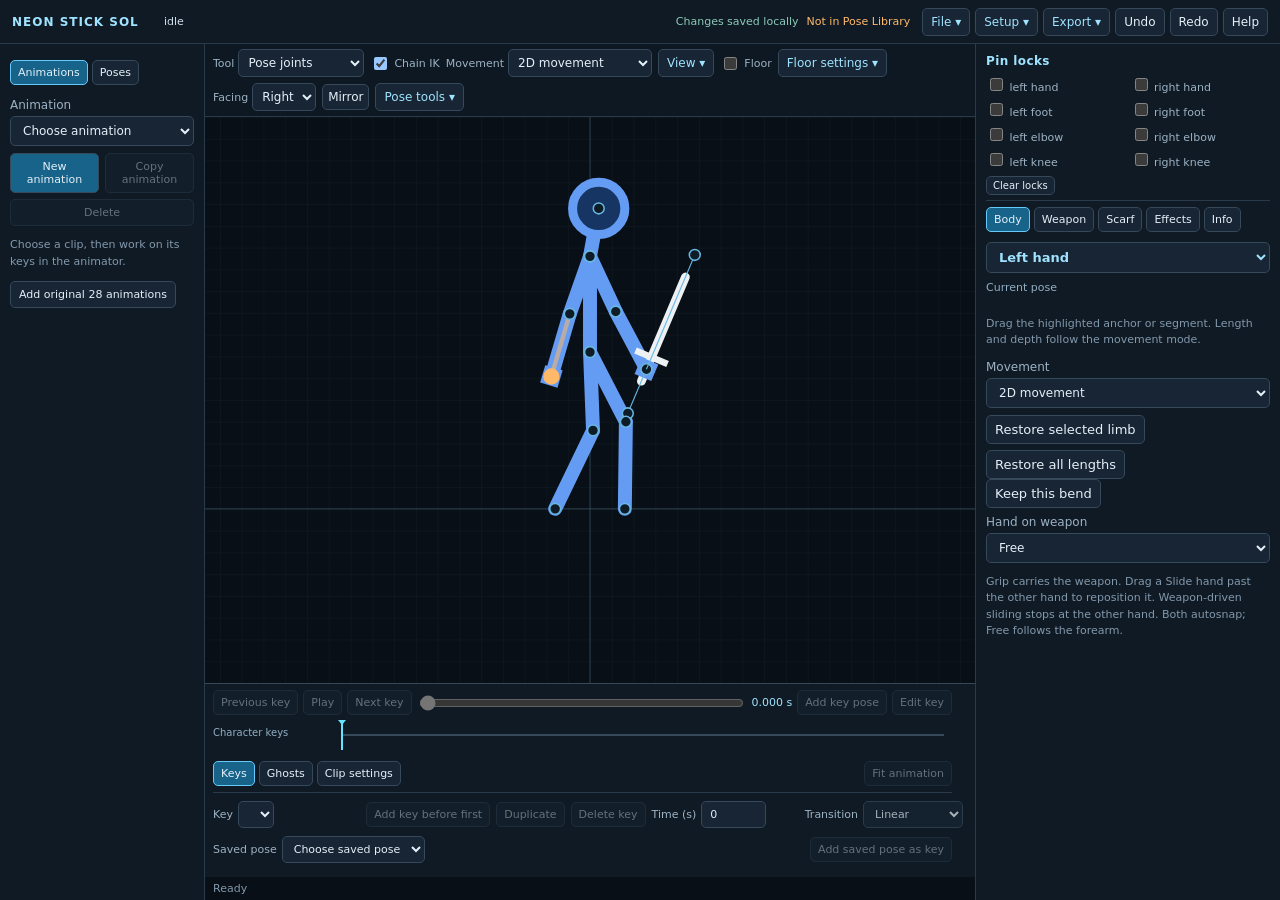
<file: index.html>
<!doctype html>
<html lang="en"><head><meta charset="utf-8"><meta name="viewport" content="width=device-width,initial-scale=1"><title>Sol · Animator</title><link rel="stylesheet" href="style.css?v=2026.10.17.image-timing.v39"></head><body>
<header><div><strong>NEON STICK SOL</strong></div><nav>
<details id="file-menu" class="action-menu"><summary>File</summary><div id="file-menu-content"><button id="import">Import JSON</button><select id="backup-select" aria-label="Previous projects" hidden></select><button id="previous-project" hidden>Export previous project</button><small id="editor-version">2026.10.17.image-timing.v39</small></div></details>
<details id="setup-menu" class="action-menu"><summary>Setup</summary><div id="setup-menu-content"><button id="weapon-new">New weapon definition</button></div></details>
<details id="export-menu" class="action-menu"><summary>Export</summary><div id="export-menu-content"><button id="export-project">Export Project Backup</button><button id="export-pose">Export Pose</button><button id="export-rig">Export character defaults</button><button id="animation-export">Export animation JSON</button><button id="open-sprite-export">Bake sprite frames…</button></div></details>
<button id="undo">Undo</button><button id="redo">Redo</button><button id="open-help">Help</button></nav>
<div id="editing-context"><span id="editing-context-text">Pose</span><span id="local-save-state">Saved locally</span><span id="dirty"></span></div></header>
<input id="file" type="file" accept=".json,application/json" hidden><input id="mode" type="hidden" value="pose"><div id="editor-notice" role="alert" hidden></div>
<main><aside id="library-drawer"><div class="tabs" role="tablist" aria-label="Library"><button id="library-animations-tab" data-library="animations" role="tab">Animations</button><button id="library-poses-tab" data-library="poses" role="tab">Poses</button></div>
<section id="sequence-library"><label>Animation<select id="animation-select" aria-label="Animation sequence"></select></label><div class="row"><button id="animation-new">New animation</button><button id="animation-copy">Copy animation</button><button id="animation-delete">Delete</button></div><p class="section-note">Choose a clip, then work on its keys in the animator.</p></section>
<section id="pose-library-panel" hidden><div class="row"><button id="new">New pose</button><button id="save">Save current pose</button></div><div id="pose-actions-menu" class="pose-library-actions" role="group" aria-label="Pose actions"><button id="rename">Rename</button><button id="duplicate">Duplicate current pose</button><button id="delete">Delete saved pose</button></div><div id="thumbnails" aria-label="Pose thumbnails"></div></section></aside>
<section class="workspace"><div id="canvas-tools" class="bar"><div id="view-tools"></div><label><input id="lock" type="checkbox" checked> Chain IK</label><label>Movement<select id="depth-all-toggle" aria-label="Movement mode"><option value="normal">2D movement</option><option value="depth">3D movement</option><option value="free">Free movement</option><option value="stretch">Stretch movement</option><option value="mixed" disabled>Mixed modes</option></select></label>
<details id="view-menu" class="action-menu"><summary>View</summary><div><label><input id="handles" type="checkbox" checked> Handles</label><button id="zoom-out" aria-label="Zoom out">Zoom out</button><output id="zoom-value">100%</output><button id="zoom-in" aria-label="Zoom in">Zoom in</button><button id="view-reset">Reset view</button><button id="fit">Fit pose</button></div></details>
<label class="floor-toggle"><input id="floor-enabled" type="checkbox"> Floor</label><details id="floor-menu" class="action-menu"><summary>Floor settings</summary><div><label>Floor height<input id="floor-height" type="number" min="-5000" max="5000" step="0.1"></label><button id="floor-below-feet">Set below feet</button><p class="section-note">Applies to this animation, or this standalone pose. Feet can slide and lift. Pins stay locked. Larger height values lower the floor.</p></div></details>
<label>Facing<select id="facing"><option value="1">Right</option><option value="-1">Left</option></select></label><button id="mirror">Mirror</button>
<details id="pose-tools-menu" class="action-menu"><summary>Pose tools</summary><div><button id="swap">Swap all limbs</button><button id="swap-arms">Swap arms</button><button id="swap-legs">Swap legs</button><button id="flip-bend">Flip bend</button><button id="copy-limb">Copy limb</button><button id="paste-limb">Paste limb</button><button id="reset">Reset pose</button></div></details></div>
<div class="canvas"><svg id="stage" tabindex="0" role="img" aria-label="Interactive character. Drag anchors and segments to pose." viewBox="-65 -90 130 130"><defs><pattern id="grid" width="5" height="5" patternUnits="userSpaceOnUse"><path d="M 5 0 L 0 0 0 5" fill="none" stroke="#18232e" stroke-width=".15"/></pattern></defs><rect x="-1000" y="-1000" width="2000" height="2000" fill="url(#grid)"/><path d="M -1000 0 H 1000 M 0 -1000 V 1000" stroke="#344858" stroke-width=".2"/><g id="ghost" pointer-events="none"></g><g id="character"></g><g id="points"></g><g id="scarf-points"></g><g id="animation-layer" pointer-events="none"></g><g id="vfx-points"></g></svg></div>
<div id="bottom-dock"><section id="animation-panel"><div class="transport"><button id="key-previous">Previous key</button><button id="animation-play">Play</button><button id="key-next">Next key</button><input id="animation-scrub" type="range" min="0" max="1" step="0.001" value="0" aria-label="Animation time"><output id="animation-time">0.000 s</output><button id="key-add">Add key pose</button><button id="animation-edit-key">Edit key</button></div><div id="key-edit-bar" class="row" hidden><strong id="key-edit-count"></strong><label>Anchor edit<select id="key-edit-mode" aria-label="Anchor edit mode"><option value="position">Position (X/Y)</option><option value="angle">Angle</option></select></label><button id="key-select-all">Select all keys</button><button id="key-select-active">Active key only</button><span id="key-edit-help" class="section-note"></span></div><div id="key-track" aria-label="Animation key timeline"></div><div id="vfx-tracks"></div>
<div class="tabs" role="tablist" aria-label="Animator tools"><button id="animator-keys-tab" data-animator="keys" role="tab">Keys</button><button id="animator-ghosts-tab" data-animator="ghosts" role="tab">Ghosts</button><button id="animator-clip-tab" data-animator="clip" role="tab">Clip settings</button><output id="animation-progress"></output><button id="fit-animation">Fit animation</button></div>
<div id="animator-keys" class="animator-drawer"><div class="row"><label>Key<select id="animation-key" aria-label="Animation key"></select></label><button id="key-prepend" title="Insert the current pose at zero and shift existing keys and effects right by 0.1 seconds.">Add key before first</button><button id="key-duplicate">Duplicate</button><button id="key-delete">Delete key</button><label>Time (s)<input id="key-time" type="number" min="-600" max="600" step="0.01"></label><label>Transition<select id="key-interpolation"><option value="linear">Linear</option><option value="ease_in">Ease In</option><option value="ease_out">Ease Out</option><option value="ease_in_out">Ease In/Out</option><option value="hold">Hold</option></select></label></div><div class="row"><label>Saved pose<select id="key-source-pose"></select></label><button id="key-add-library">Add saved pose as key</button></div></div>
<div id="animation-review" class="animator-drawer" hidden><div class="row"><label><input id="onion-enabled" type="checkbox"> Onion skins</label><label>Previous<input id="onion-before" type="number" min="0" max="5" value="1"></label><label>Next<input id="onion-after" type="number" min="0" max="5" value="1"></label><label>Opacity<input id="ghost-opacity" type="range" min="0" max="0.6" step="0.01" value="0.18"></label><output id="ghost-opacity-value">18%</output></div><div class="row"><label>Ghost key<select id="ghost-key"></select></label><label>Ghost saved pose<select id="ghost-select"><option value="">Off</option></select></label></div><p class="section-note">Previous: orange · next: blue · chosen: purple. Ghosts never enter sprite exports.</p></div>
<div id="animator-clip" class="animator-drawer" hidden><div class="row"><label>Duration (s)<input id="animation-duration" type="number" min="0.0005" max="600" step="any" title="Scale all key times and effect intervals proportionally. Changes saved timing."></label><label>Action name<input id="animation-name" maxlength="100" value="attack_1"></label><label>Family<select id="animation-family"><option>sword</option><option>hammer</option><option>baton</option><option>base</option></select></label><label>Owner<select id="animation-owner"></select></label></div><div class="row"><label>Preview speed<select id="animation-speed"><option value="0.25">0.25×</option><option value="0.5">0.5×</option><option value="1" selected>1×</option><option value="2">2×</option><option value="4">4×</option></select></label><label><input id="animation-loop" type="checkbox" checked> Loop</label><label><input id="animation-pingpong" type="checkbox"> Ping-pong</label></div></div><input id="animation-preview" type="checkbox" hidden><span id="animation-message" role="status"></span></section></div>
<footer><span id="status" role="status">Ready</span></footer></section>
<aside id="object-inspector"><section id="pins-panel"><h2>Pin locks</h2><div id="pins"></div><button id="clear-pins">Clear locks</button></section><div class="tabs" id="inspector-tabs" role="tablist" aria-label="Inspector"><button data-inspector="body" role="tab">Body</button><button data-inspector="weapon" role="tab">Weapon</button><button data-inspector="scarf" role="tab">Scarf</button><button data-inspector="vfx" role="tab">Effects</button><button data-inspector="pose" role="tab">Info</button></div><div id="inspector-toolbar"><select id="anchor-select" aria-label="Selected anchor"></select><h2 id="inspector-title">Left hand</h2><p id="inspector-scope"></p></div>
<section id="body-inspector"><p class="section-note">Drag the highlighted anchor or segment. Length and depth follow the movement mode.</p><section id="projection-panel"><label>Movement<select id="limb-solver"><option value="normal">2D movement</option><option value="depth">3D movement</option><option value="free">Free movement</option><option value="stretch">Stretch movement</option></select></label><div class="row"><button id="restore-selected-limb">Restore selected limb</button><button id="restore-all-limbs">Restore all lengths</button></div><button id="capture-bend">Keep this bend</button></section><section id="hand-grip-panel" hidden><label>Hand on weapon<select id="hand-grip-mode"><option value="grip">Grip</option><option value="slide">Slide</option><option value="free">Free</option></select></label><p class="section-note">Grip carries the weapon. Drag a Slide hand past the other hand to reposition it. Weapon-driven sliding stops at the other hand. Both autosnap; Free follows the forearm.</p></section></section>
<section id="weapon-inspector" hidden><label>Weapon<select id="weapon"><option value="none">No weapon</option><option>sword</option><option>baton</option><option>hammer</option></select></label><label id="weapon-definition-field" hidden>Definition<select id="pose-weapon-definition"></select></label><label>Draw depth<select id="weapon-layer"><option value="front">In front of body</option><option value="behind">Behind body</option></select></label><p class="section-note">Drag the tip to aim. 3D shortens; Free also extends. Select a hand to choose Grip, Slide or Free. Drag the hand, arm or extended base control to carry the weapon. Chain IK lets tip dragging move the arms.</p><details id="weapon-attachment"><summary>Grip attachment</summary><label><input id="weapon-position-lock" type="checkbox" checked> Lock position to hand</label><label><input id="weapon-rotation-lock" type="checkbox"> Lock rotation to hand</label><button id="center-weapon-grip">Center grip on hand</button><button id="capture-grip-offset">Keep this grip</button></details></section>
<section id="scarf-inspector" hidden><fieldset id="scarf-panel"><legend>Scarf</legend><label><input id="scarf-visible" type="checkbox"> Visible</label><div class="row"><button id="scarf-edit-a">Edit tail A</button><button id="scarf-edit-b">Edit tail B</button></div><label>Tail A layer<select id="scarf-layer-a"></select></label><label>Tail B layer<select id="scarf-layer-b"></select></label></fieldset></section>
<section id="vfx-panel" hidden><label class="sticker-layer-label">Sticker layers<select id="vfx-select" size="3" multiple aria-label="Sticker selection"></select></label><div class="sticker-layer-actions"><button id="vfx-copy">Duplicate</button><button id="vfx-delete">Delete</button><span id="sticker-layer-order"></span></div><div id="sticker-image-row" hidden></div><details id="sticker-library" open><summary>Add sticker image</summary><label>Image set<select id="effect-set"></select></label><button id="effect-add-sequence">Add entire image sequence</button><div id="effect-library" aria-label="Effect Library"></div></details><label class="sticker-scope">Edit<select id="vfx-edit-scope"><option value="effect">Whole animation</option><option value="key">This key</option></select></label><div id="vfx-controls"></div><details id="sticker-more"><summary>More options &amp; help</summary><p class="section-note">Shift-click images or timeline rows to group. Center moves; sides stretch; corner sizes; top handle rotates. Use This key for a single character key.</p><button id="sticker-runtime-export">Export Godot effects</button></details></section>
<section id="pose-settings-panel" hidden><label>Pose name<input id="pose-name" maxlength="100"></label><label>Notes<textarea id="notes" rows="3"></textarea></label></section></aside></main>
<dialog id="character-dialog" aria-label="Character setup"><button data-close-dialog="character-dialog">Close</button><h2>Character</h2><div class="tabs" role="tablist" aria-label="Character setup"><button data-character-page="proportions" role="tab">Proportions</button><button data-character-page="appearance" role="tab">Appearance</button></div><section id="rig-tools"><section id="rig-settings-panel"><h2>Default segment lengths</h2><div id="rig-controls"></div></section></section><section id="appearance-page" hidden><section id="color-panel"><div id="colors"></div></section></section><button id="runtime-rig">Fill original Sol lengths</button></dialog>
<dialog id="reference-dialog" aria-label="Reference image setup"><button data-close-dialog="reference-dialog">Close</button><h2>Reference image & alignment</h2></dialog>
<dialog id="sprite-export-dialog" aria-label="Bake sprite frames"><button id="close-sprite-export">Close</button><h2>Bake sprite frames</h2><div class="row"><label>Export weapon<select id="export-weapon"></select></label><label>FPS<input id="sprite-fps" type="number" min="1" max="120" value="24"></label><label>Pixels/unit<input id="sprite-scale" type="number" min="0.25" max="16" step="0.25" value="2"></label><label><input id="sprite-keys-only" type="checkbox"> Key frames only</label><button id="sprite-export">Export sprite frames ZIP</button></div></dialog>
<dialog id="help-dialog" aria-label="Editor help"><button data-close-dialog="help-dialog">Close</button><h2>Animator help</h2><p>Choose a clip in Animations or load a pose in Poses. Drag anchors to pose; use Pin locks to hold hands or feet. Drag the timeline to preview, then Save preview as key to capture an in-between.</p><p>2D holds lengths. 3D allows foreshortening. Free extends through joint gaps. Stretch shortens and lengthens connected segments. Choose overlapping controls in the anchor dropdown. Attached hands follow the shaft; Free hands follow the forearm. Chain IK lets weapon-tip dragging move the arms. Ghosts are view-only. Setup changes character defaults or the reference image. Export a project backup to keep a portable copy.</p><p>Wheel: zoom. Middle-drag or Space-drag: pan. Arrow keys: nudge the selected control. Shift: larger nudge. Ctrl/Cmd+S: save pose. Ctrl/Cmd+Z / Shift+Z: undo / redo. Escape cancels a drag or closes a dialog/menu.</p></dialog>
<script src="runtime_rig.js?v=2026.10.17.image-timing.v39"></script><script src="scarf.js?v=2026.10.17.image-timing.v39"></script><script src="effect_library.js?v=2026.10.17.image-timing.v39"></script><script src="vfx.js?v=2026.10.17.image-timing.v39"></script><script src="weapons.js?v=2026.10.17.image-timing.v39"></script><script src="projection.js?v=2026.10.17.image-timing.v39"></script><script src="animation.js?v=2026.10.17.image-timing.v39"></script><script src="attachments.js?v=2026.10.17.image-timing.v39"></script><script src="chains.js?v=2026.10.17.image-timing.v39"></script><script src="reference.js?v=2026.10.17.image-timing.v39"></script><script src="proportions.js?v=2026.10.17.image-timing.v39"></script><script src="floor.js?v=2026.10.17.image-timing.v39"></script><script src="key_edits.js?v=2026.10.17.image-timing.v39"></script><script src="model.js?v=2026.10.17.image-timing.v39"></script><script src="sticker_motion.js?v=2026.10.17.image-timing.v39"></script><script src="workspace_layout.js?v=2026.10.17.image-timing.v39"></script><script src="app.js?v=2026.10.17.image-timing.v39"></script><script src="editor_features.js?v=2026.10.17.image-timing.v39"></script><script src="chain_editor.js?v=2026.10.17.image-timing.v39"></script><script src="sprite_export.js?v=2026.10.17.image-timing.v39"></script><script src="animation_editor.js?v=2026.10.17.image-timing.v39"></script><script src="scarf_editor.js?v=2026.10.17.image-timing.v39"></script><script src="vfx_renderer.js?v=2026.10.17.image-timing.v39"></script><script src="vfx_editor.js?v=2026.10.17.image-timing.v39"></script><script src="effect_timeline.js?v=2026.10.17.image-timing.v39"></script><script src="sticker_canvas.js?v=2026.10.17.image-timing.v39"></script><script src="workspace_ui.js?v=2026.10.17.image-timing.v39"></script><script src="starter_actions_data.js?v=2026.10.17.image-timing.v39"></script><script src="workspace_authoring.js?v=2026.10.17.image-timing.v39"></script>

<script src="floor_editor.js?v=2026.10.17.image-timing.v39"></script><script src="key_edit_ui.js?v=2026.10.17.image-timing.v39"></script><script src="sequence_editor.js?v=2026.10.17.image-timing.v39"></script></body></html>
</file>
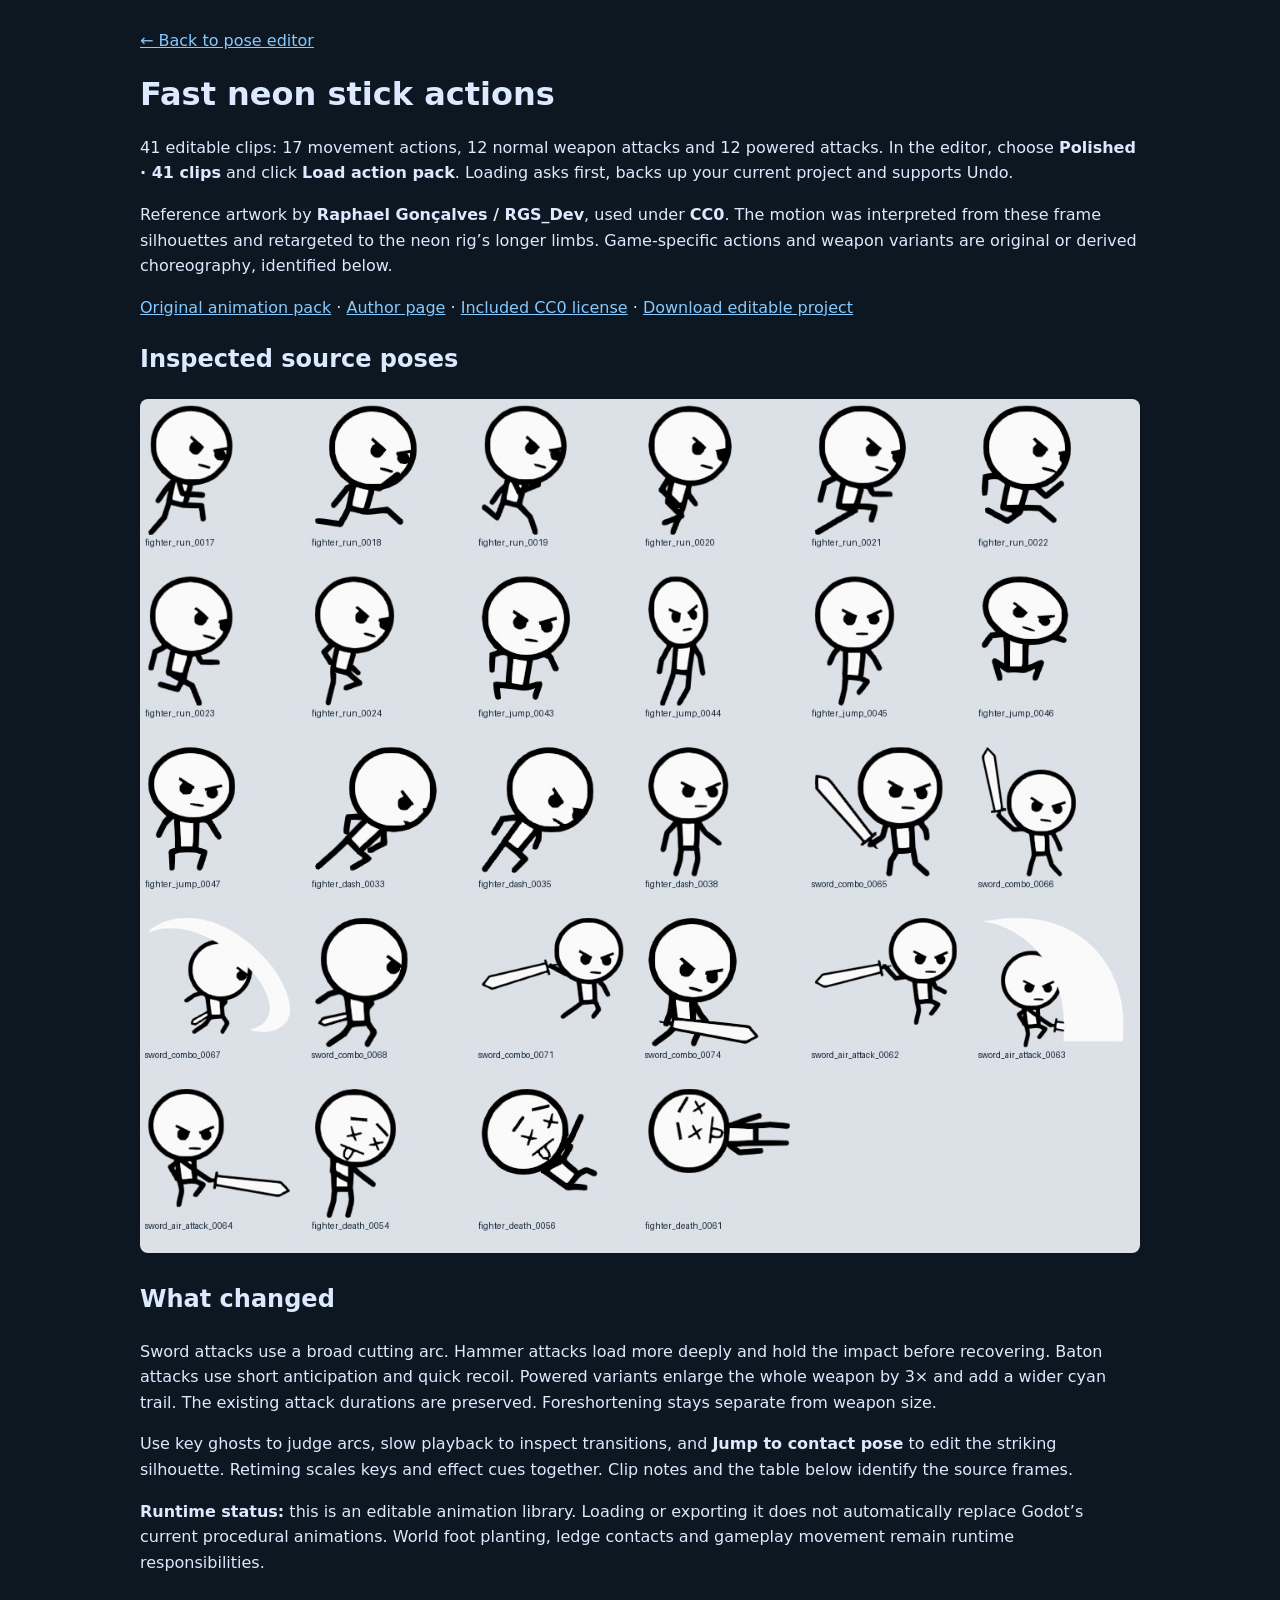
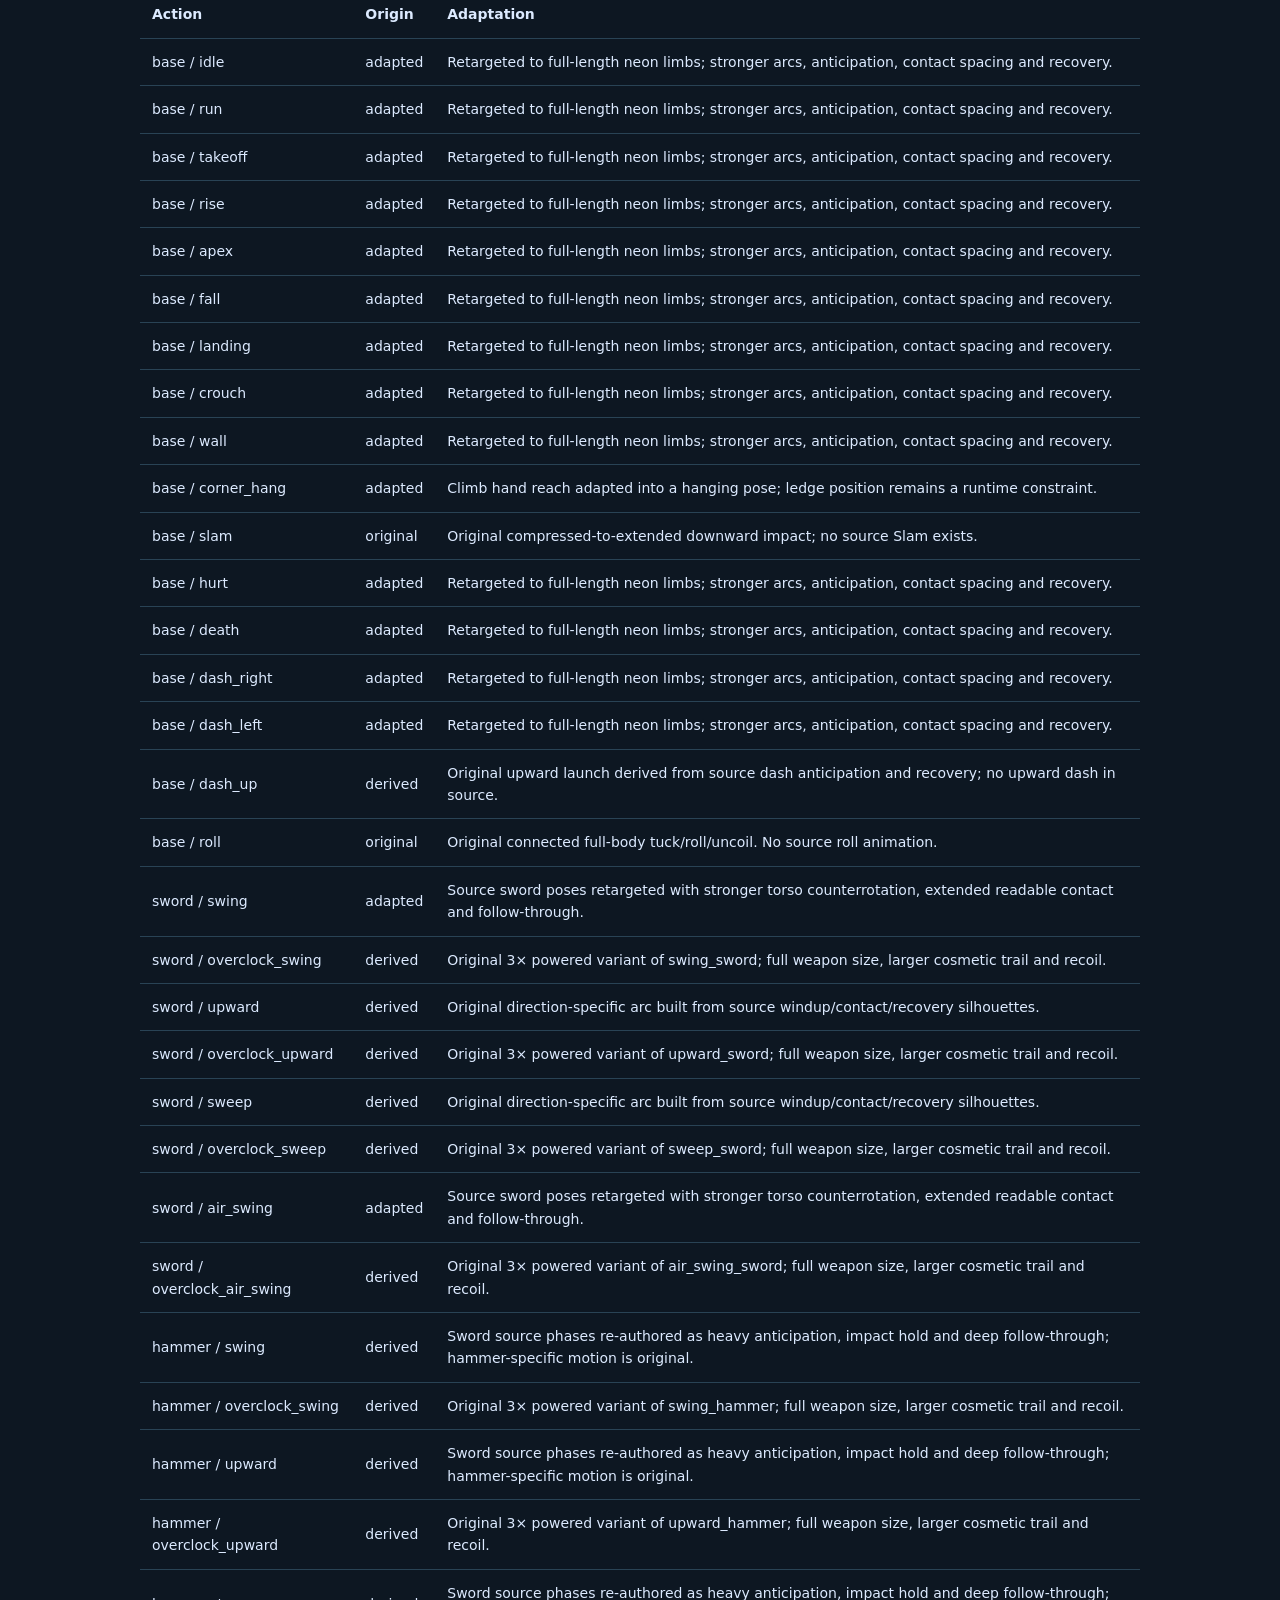
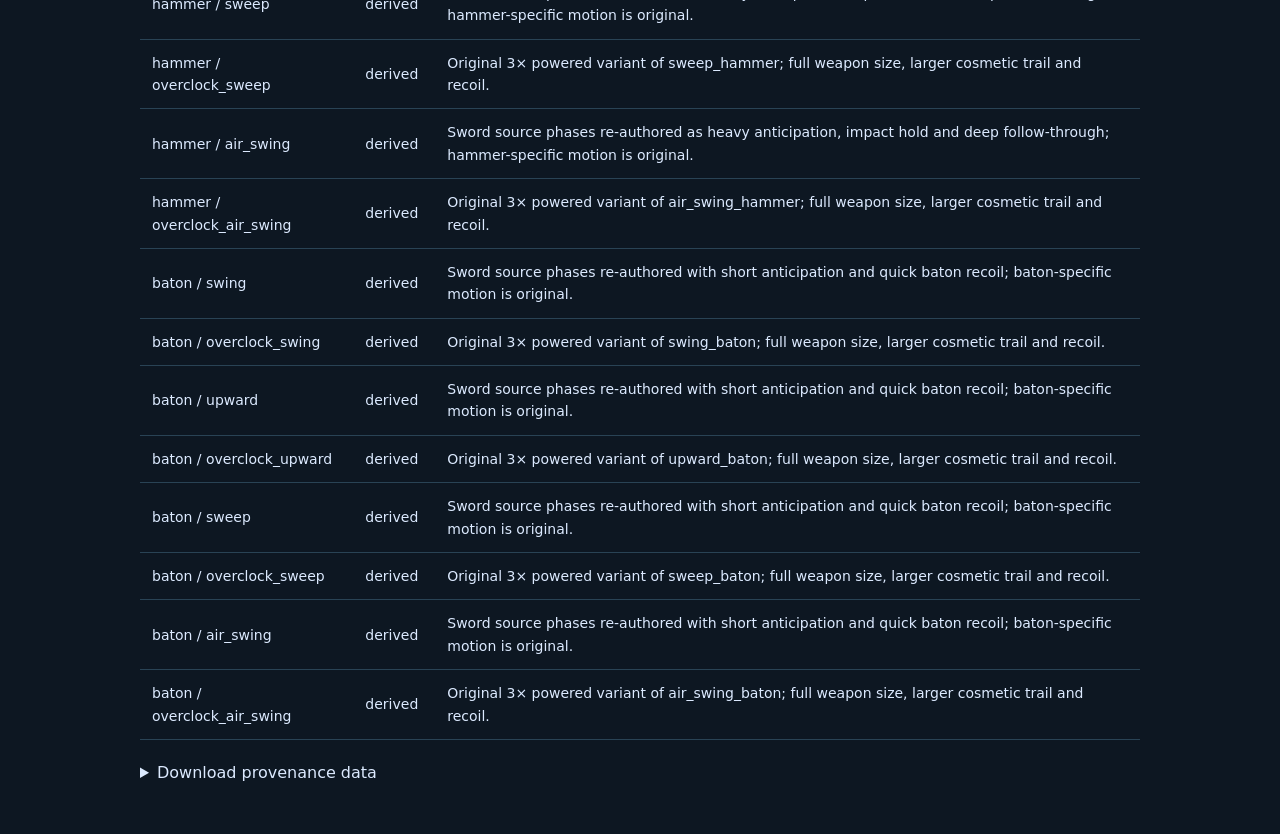
<file: references/index.html>
<!doctype html><html lang="en"><meta charset="utf-8"><meta name="viewport" content="width=device-width, initial-scale=1"><title>Stick action sources · Ember Hollow</title><style>body{margin:0;background:#0d1722;color:#dceaff;font:16px/1.6 system-ui}main{max-width:1000px;margin:auto;padding:28px}a{color:#85caff}h1{line-height:1.2}img{max-width:100%;border-radius:8px}table{border-collapse:collapse;width:100%;font-size:14px}td,th{text-align:left;padding:12px;border-bottom:1px solid #294355}details{margin:20px 0}code{overflow-wrap:anywhere}small{color:#a9bed2}.table-scroll{overflow-x:auto}</style><main><a href="../">← Back to pose editor</a><h1>Fast neon stick actions</h1><p>41 editable clips: 17 movement actions, 12 normal weapon attacks and 12 powered attacks. In the editor, choose <strong>Polished · 41 clips</strong> and click <strong>Load action pack</strong>. Loading asks first, backs up your current project and supports Undo.</p><p>Reference artwork by <strong>Raphael Gonçalves / RGS_Dev</strong>, used under <strong>CC0</strong>. The motion was interpreted from these frame silhouettes and retargeted to the neon rig’s longer limbs. Game-specific actions and weapon variants are original or derived choreography, identified below.</p><p><a href="https://opengameart.org/content/animated-stick-figure-character-2d-free-cc0">Original animation pack</a> · <a href="https://rgsdev.itch.io/animated-stick-figure-character-2d-free-cc0">Author page</a> · <a href="RGS_Dev_CC0_License.txt">Included CC0 license</a> · <a href="../exports/polished_stick_actions.json" download>Download editable project</a></p><h2>Inspected source poses</h2><img src="source-poses.jpg" alt="Selected RGS Dev run, jump, dash, sword attack and death reference frames with their original filenames"><h2>What changed</h2><p>Sword attacks use a broad cutting arc. Hammer attacks load more deeply and hold the impact before recovering. Baton attacks use short anticipation and quick recoil. Powered variants enlarge the whole weapon by 3× and add a wider cyan trail. The existing attack durations are preserved. Foreshortening stays separate from weapon size.</p><p>Use key ghosts to judge arcs, slow playback to inspect transitions, and <strong>Jump to contact pose</strong> to edit the striking silhouette. Retiming scales keys and effect cues together. Clip notes and the table below identify the source frames.</p><p><strong>Runtime status:</strong> this is an editable animation library. Loading or exporting it does not automatically replace Godot’s current procedural animations. World foot planting, ledge contacts and gameplay movement remain runtime responsibilities.</p><div class="table-scroll"><table><thead><tr><th>Action</th><th>Origin</th><th>Adaptation</th></tr></thead><tbody id="clips"></tbody></table></div><details><summary>Download provenance data</summary><a href="action_provenance.json">Source hash and per-clip frame references</a></details><p id="status" role="status"></p></main><script>fetch('action_provenance.json').then(r=>{if(!r.ok)throw Error();return r.json()}).then(data=>{for(const clip of data.clips){const row=document.createElement('tr');for(const value of [clip.family+' / '+clip.action,clip.classification,clip.changes]){const cell=document.createElement('td');cell.textContent=value;row.append(cell)}document.getElementById('clips').append(row)}}).catch(()=>document.getElementById('status').textContent='Could not load clip provenance. Use the download link above.');</script></html>
</file>
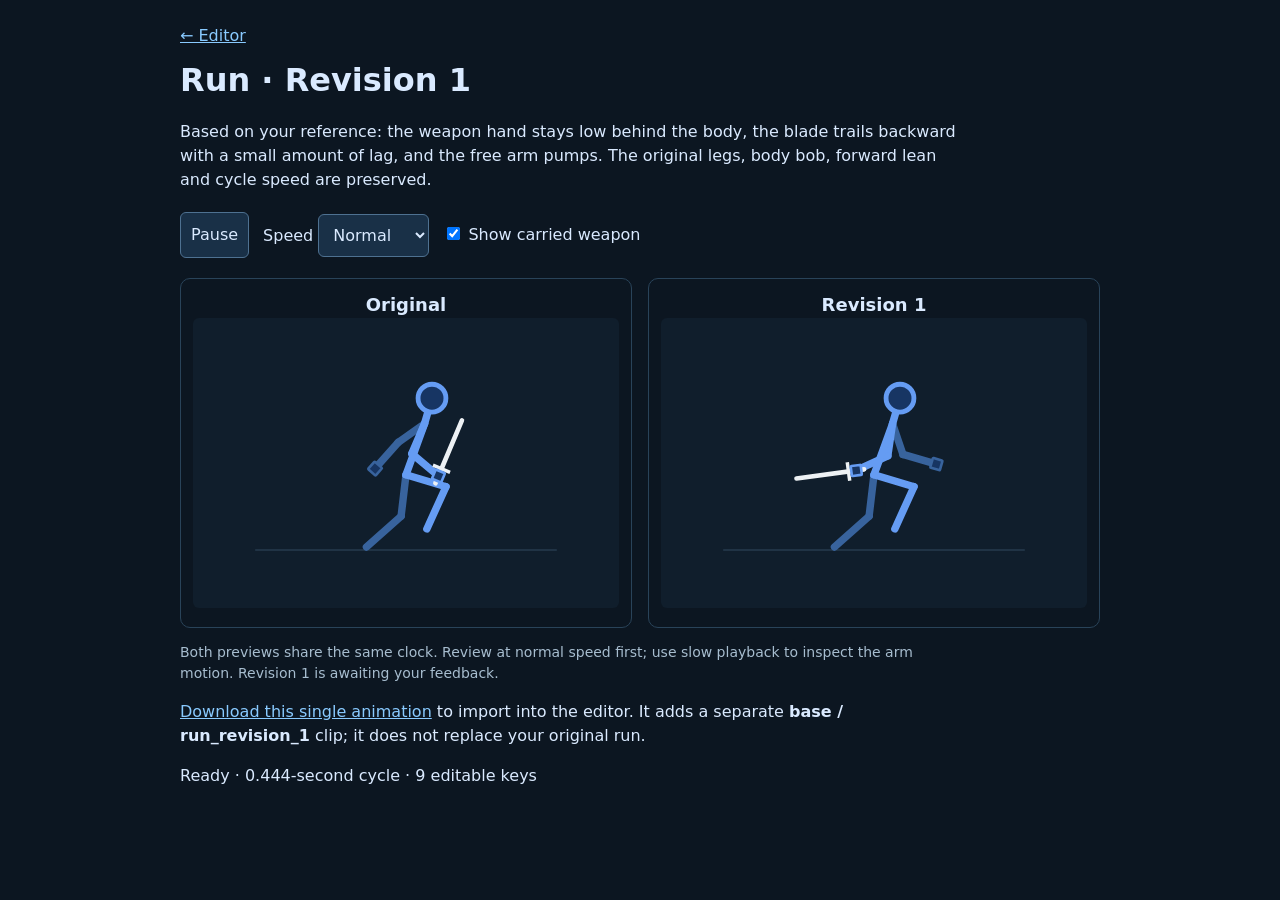
<file: reviews/run-revision-1.html>
<!doctype html><html lang="en"><meta charset="utf-8"><meta name="viewport" content="width=device-width,initial-scale=1"><title>Run review · Revision 1</title><style>body{margin:0;background:#0c1621;color:#daeaff;font:16px/1.5 system-ui}main{max-width:920px;margin:auto;padding:24px}h1{margin:8px 0}a{color:#89caff}.controls{display:flex;gap:14px;align-items:center;flex-wrap:wrap;margin:20px 0}button,select{background:#193047;color:inherit;border:1px solid #4e7191;border-radius:6px;padding:10px;font:inherit}.pair{display:grid;grid-template-columns:1fr 1fr;gap:16px}.card{border:1px solid #294359;border-radius:10px;padding:12px;text-align:center}.card h2{font-size:18px;margin:0}.card svg{width:100%;height:290px}p{max-width:780px}.small{color:#a7bdcf;font-size:14px}@media(max-width:520px){main{padding:12px}.pair{gap:6px}.card{padding:6px}.card svg{height:240px}}svg{background:#101e2c;border-radius:6px}</style><main><a href="../">← Editor</a><h1>Run · Revision 1</h1><p>Based on your reference: the weapon hand stays low behind the body, the blade trails backward with a small amount of lag, and the free arm pumps. The original legs, body bob, forward lean and cycle speed are preserved.</p><div class="controls"><button id="play">Pause</button><label>Speed <select id="speed"><option value="1">Normal</option><option value="0.5">½ speed</option><option value="0.25">¼ speed</option></select></label><label><input type="checkbox" id="weapon" checked> Show carried weapon</label></div><div class="pair"><section class="card"><h2>Original</h2><svg id="original" viewBox="-65 -100 130 125" role="img" aria-label="Original run animation"></svg></section><section class="card"><h2>Revision 1</h2><svg id="revision" viewBox="-65 -100 130 125" role="img" aria-label="Run revision 1"></svg></section></div><p class="small">Both previews share the same clock. Review at normal speed first; use slow playback to inspect the arm motion. Revision 1 is awaiting your feedback.</p><p><a href="../exports/run_revision_1.json" download>Download this single animation</a> to import into the editor. It adds a separate <strong>base / run_revision_1</strong> clip; it does not replace your original run.</p><p id="status" role="status">Loading animations…</p></main>
<script src="legacy/scarf.js?v=2026.10.14.stick.body"></script><script src="legacy/vfx.js?v=2026.10.14.stick.body"></script><script src="legacy/weapons.js?v=2026.10.14.stick.body"></script><script src="legacy/projection.js?v=2026.10.14.stick.body"></script><script src="legacy/animation.js?v=2026.10.14.stick.body"></script><script src="legacy/attachments.js?v=2026.10.14.stick.body"></script><script src="legacy/chains.js?v=2026.10.14.stick.body"></script><script src="legacy/runtime_rig.js?v=2026.10.14.stick.body"></script><script src="legacy/body_projection.js?v=2026.10.14.stick.body"></script><script src="legacy/model.js?v=2026.10.14.stick.body"></script><script>
const M=SolModel,NS='http://www.w3.org/2000/svg';let clips,rig,playing=true,time=0,last=null;
function el(tag,attrs,parent){const n=document.createElementNS(NS,tag);for(const [k,v] of Object.entries(attrs))n.setAttribute(k,v);parent.append(n);return n}
function draw(p,target){target.replaceChildren();el('path',{d:'M -65 0 H 65',stroke:'#324c63','stroke-width':.4},target);const g=el('g',{transform:`translate(${p.root.join(' ')}) scale(${p.facing} 1)`},target),j=p.joints;
for(const side of ['left','right'])for(const limb of ['arm','leg'])for(const [a,b] of M.projection.bones(p,side+'_'+limb))el('line',{x1:a[0],y1:a[1],x2:b[0],y2:b[1],stroke:rig.colors[side==='left'?'rear':'line'],'stroke-width':rig.limb_thickness,'stroke-linecap':'round'},g);
el('polyline',{points:[[0,0],j.torso,j.head].map(p=>p.join(',')).join(' '),fill:'none',stroke:rig.colors.line,'stroke-width':rig.limb_thickness,'stroke-linecap':'round','stroke-linejoin':'round'},g);el('circle',{cx:j.head[0],cy:j.head[1],r:rig.head_radius,fill:rig.colors.body_fill,stroke:rig.colors.line,'stroke-width':rig.limb_thickness*.65},g);
if(document.getElementById('weapon').checked&&M.weapons.enabled(p)){const geo=M.weapons.geometry(p),w=el('g',{transform:`translate(${j.weapon_socket.join(' ')}) rotate(${p.weapon.rotation})`},g);el('line',{x1:0,y1:geo.butt,x2:0,y2:-geo.length,stroke:rig.colors.energy,'stroke-width':2,'stroke-linecap':'round'},w);el('line',{x1:-4,y1:geo.guard,x2:4,y2:geo.guard,stroke:rig.colors.energy,'stroke-width':1.5},w);}
for(const side of ['left','right']){const size=rig.limb_thickness*1.35;el('rect',{x:-size/2,y:-size/2,width:size,height:size,rx:size*.08,fill:rig.colors.body_fill,stroke:rig.colors[side==='left'?'rear':'line'],'stroke-width':rig.limb_thickness*.35,transform:`translate(${j[side+'_hand'].join(' ')}) rotate(${M.weapons.handAngle(p,side)})`},g);}}
function tick(now){if(clips){if(playing&&last!==null)time=(time+Math.min(.05,(now-last)/1000)*Number(document.getElementById('speed').value))%M.animation.duration(clips[0]);draw(M.animation.sample(clips[0],time),document.getElementById('original'));draw(M.animation.sample(clips[1],time),document.getElementById('revision'));}last=now;requestAnimationFrame(tick)}
document.getElementById('play').onclick=()=>{playing=!playing;document.getElementById('play').textContent=playing?'Pause':'Play'};document.addEventListener('visibilitychange',()=>{last=null});
Promise.all([fetch('../exports/neon_stick_actions.json').then(r=>{if(!r.ok)throw Error();return r.json()}),fetch('../exports/run_revision_1.json').then(r=>{if(!r.ok)throw Error();return r.json()})]).then(([project,revision])=>{project=M.validate(project);rig=project.rig;clips=[project.animations.find(a=>a.id==='run'),M.animation.validate(revision)];document.getElementById('status').textContent='Ready · 0.444-second cycle · 9 editable keys';requestAnimationFrame(tick)}).catch(()=>document.getElementById('status').textContent='Could not load the review. Refresh to retry.');
</script></html>
</file>
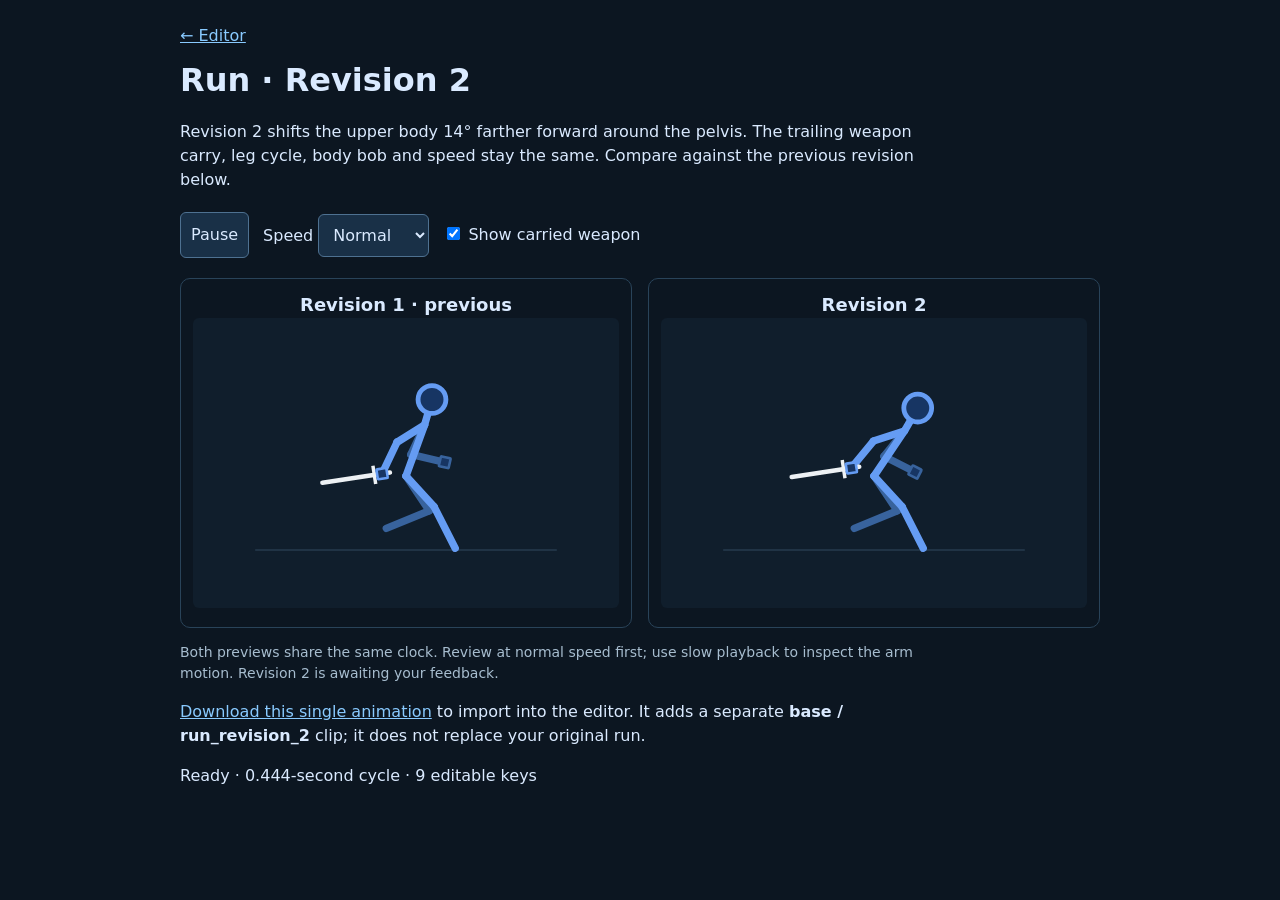
<file: reviews/run-revision-2.html>
<!doctype html><html lang="en"><meta charset="utf-8"><meta name="viewport" content="width=device-width,initial-scale=1"><title>Run review · Revision 2</title><style>body{margin:0;background:#0c1621;color:#daeaff;font:16px/1.5 system-ui}main{max-width:920px;margin:auto;padding:24px}h1{margin:8px 0}a{color:#89caff}.controls{display:flex;gap:14px;align-items:center;flex-wrap:wrap;margin:20px 0}button,select{background:#193047;color:inherit;border:1px solid #4e7191;border-radius:6px;padding:10px;font:inherit}.pair{display:grid;grid-template-columns:1fr 1fr;gap:16px}.card{border:1px solid #294359;border-radius:10px;padding:12px;text-align:center}.card h2{font-size:18px;margin:0}.card svg{width:100%;height:290px}p{max-width:780px}.small{color:#a7bdcf;font-size:14px}@media(max-width:520px){main{padding:12px}.pair{gap:6px}.card{padding:6px}.card svg{height:240px}}svg{background:#101e2c;border-radius:6px}</style><main><a href="../">← Editor</a><h1>Run · Revision 2</h1><p>Revision 2 shifts the upper body 14° farther forward around the pelvis. The trailing weapon carry, leg cycle, body bob and speed stay the same. Compare against the previous revision below.</p><div class="controls"><button id="play">Pause</button><label>Speed <select id="speed"><option value="1">Normal</option><option value="0.5">½ speed</option><option value="0.25">¼ speed</option></select></label><label><input type="checkbox" id="weapon" checked> Show carried weapon</label></div><div class="pair"><section class="card"><h2>Revision 1 · previous</h2><svg id="original" viewBox="-65 -100 130 125" role="img" aria-label="Run revision 1"></svg></section><section class="card"><h2>Revision 2</h2><svg id="revision" viewBox="-65 -100 130 125" role="img" aria-label="Run revision 1"></svg></section></div><p class="small">Both previews share the same clock. Review at normal speed first; use slow playback to inspect the arm motion. Revision 2 is awaiting your feedback.</p><p><a href="../exports/run_revision_2.json" download>Download this single animation</a> to import into the editor. It adds a separate <strong>base / run_revision_2</strong> clip; it does not replace your original run.</p><p id="status" role="status">Loading animations…</p></main>
<script src="legacy/scarf.js?v=2026.10.14.stick.body"></script><script src="legacy/vfx.js?v=2026.10.14.stick.body"></script><script src="legacy/weapons.js?v=2026.10.14.stick.body"></script><script src="legacy/projection.js?v=2026.10.14.stick.body"></script><script src="legacy/animation.js?v=2026.10.14.stick.body"></script><script src="legacy/attachments.js?v=2026.10.14.stick.body"></script><script src="legacy/chains.js?v=2026.10.14.stick.body"></script><script src="legacy/runtime_rig.js?v=2026.10.14.stick.body"></script><script src="legacy/body_projection.js?v=2026.10.14.stick.body"></script><script src="legacy/model.js?v=2026.10.14.stick.body"></script><script>
const M=SolModel,NS='http://www.w3.org/2000/svg';let clips,rig,playing=true,time=0,last=null;
function el(tag,attrs,parent){const n=document.createElementNS(NS,tag);for(const [k,v] of Object.entries(attrs))n.setAttribute(k,v);parent.append(n);return n}
function draw(p,target){target.replaceChildren();el('path',{d:'M -65 0 H 65',stroke:'#324c63','stroke-width':.4},target);const g=el('g',{transform:`translate(${p.root.join(' ')}) scale(${p.facing} 1)`},target),j=p.joints;
for(const side of ['left','right'])for(const limb of ['arm','leg'])for(const [a,b] of M.projection.bones(p,side+'_'+limb))el('line',{x1:a[0],y1:a[1],x2:b[0],y2:b[1],stroke:rig.colors[side==='left'?'rear':'line'],'stroke-width':rig.limb_thickness,'stroke-linecap':'round'},g);
el('polyline',{points:[[0,0],j.torso,j.head].map(p=>p.join(',')).join(' '),fill:'none',stroke:rig.colors.line,'stroke-width':rig.limb_thickness,'stroke-linecap':'round','stroke-linejoin':'round'},g);el('circle',{cx:j.head[0],cy:j.head[1],r:rig.head_radius,fill:rig.colors.body_fill,stroke:rig.colors.line,'stroke-width':rig.limb_thickness*.65},g);
if(document.getElementById('weapon').checked&&M.weapons.enabled(p)){const geo=M.weapons.geometry(p),w=el('g',{transform:`translate(${j.weapon_socket.join(' ')}) rotate(${p.weapon.rotation})`},g);el('line',{x1:0,y1:geo.butt,x2:0,y2:-geo.length,stroke:rig.colors.energy,'stroke-width':2,'stroke-linecap':'round'},w);el('line',{x1:-4,y1:geo.guard,x2:4,y2:geo.guard,stroke:rig.colors.energy,'stroke-width':1.5},w);}
for(const side of ['left','right']){const size=rig.limb_thickness*1.35;el('rect',{x:-size/2,y:-size/2,width:size,height:size,rx:size*.08,fill:rig.colors.body_fill,stroke:rig.colors[side==='left'?'rear':'line'],'stroke-width':rig.limb_thickness*.35,transform:`translate(${j[side+'_hand'].join(' ')}) rotate(${M.weapons.handAngle(p,side)})`},g);}}
function tick(now){if(clips){if(playing&&last!==null)time=(time+Math.min(.05,(now-last)/1000)*Number(document.getElementById('speed').value))%M.animation.duration(clips[0]);draw(M.animation.sample(clips[0],time),document.getElementById('original'));draw(M.animation.sample(clips[1],time),document.getElementById('revision'));}last=now;requestAnimationFrame(tick)}
document.getElementById('play').onclick=()=>{playing=!playing;document.getElementById('play').textContent=playing?'Pause':'Play'};document.addEventListener('visibilitychange',()=>{last=null});
Promise.all([fetch('../exports/run_revision_1.json').then(r=>{if(!r.ok)throw Error();return r.json()}),fetch('../exports/run_revision_2.json').then(r=>{if(!r.ok)throw Error();return r.json()})]).then(([project,revision])=>{rig=M.defaultRig();clips=[M.animation.validate(project),M.animation.validate(revision)];document.getElementById('status').textContent='Ready · 0.444-second cycle · 9 editable keys';requestAnimationFrame(tick)}).catch(()=>document.getElementById('status').textContent='Could not load the review. Refresh to retry.');
</script></html>
</file>
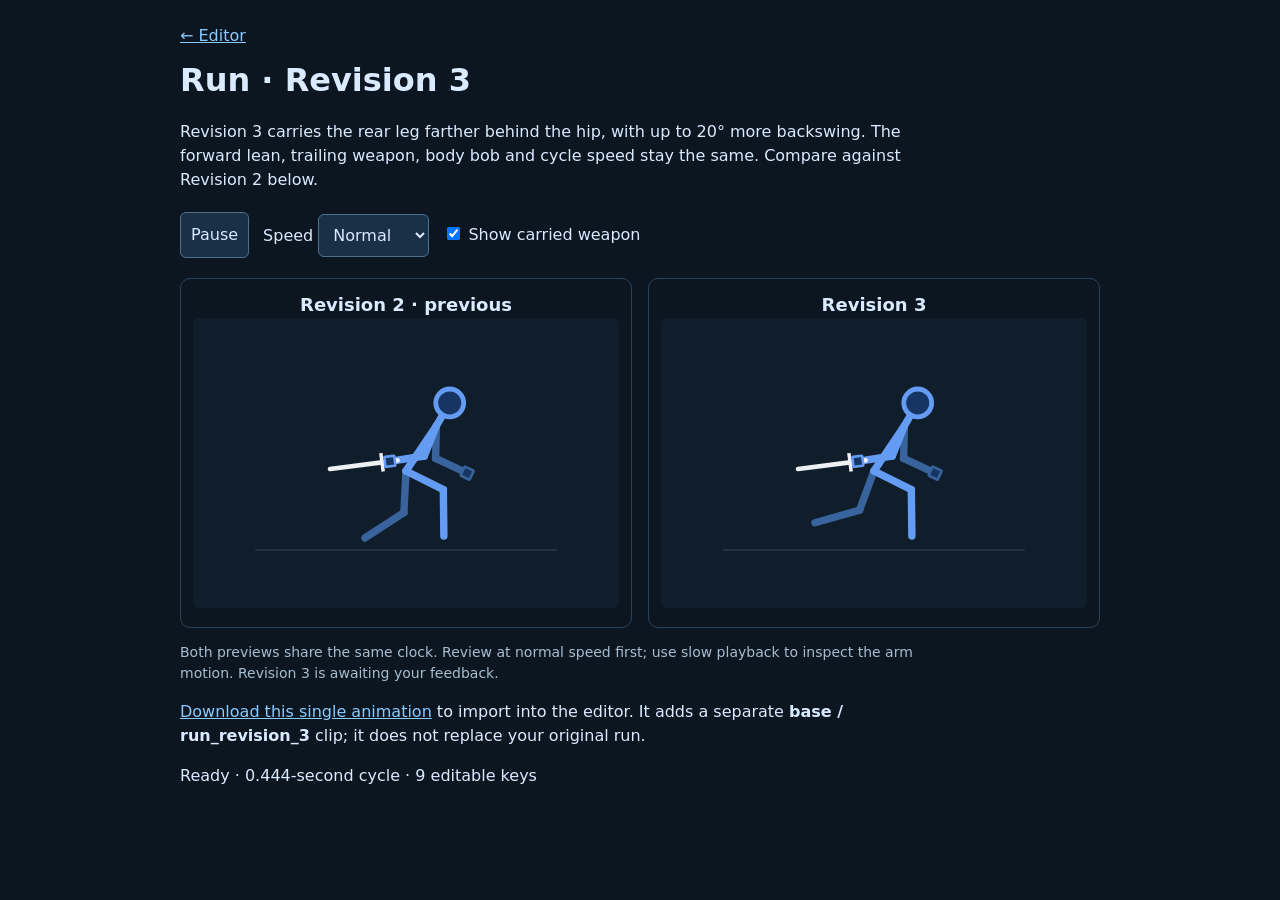
<file: reviews/run-revision-3.html>
<!doctype html><html lang="en"><meta charset="utf-8"><meta name="viewport" content="width=device-width,initial-scale=1"><title>Run review · Revision 3</title><style>body{margin:0;background:#0c1621;color:#daeaff;font:16px/1.5 system-ui}main{max-width:920px;margin:auto;padding:24px}h1{margin:8px 0}a{color:#89caff}.controls{display:flex;gap:14px;align-items:center;flex-wrap:wrap;margin:20px 0}button,select{background:#193047;color:inherit;border:1px solid #4e7191;border-radius:6px;padding:10px;font:inherit}.pair{display:grid;grid-template-columns:1fr 1fr;gap:16px}.card{border:1px solid #294359;border-radius:10px;padding:12px;text-align:center}.card h2{font-size:18px;margin:0}.card svg{width:100%;height:290px}p{max-width:780px}.small{color:#a7bdcf;font-size:14px}@media(max-width:520px){main{padding:12px}.pair{gap:6px}.card{padding:6px}.card svg{height:240px}}svg{background:#101e2c;border-radius:6px}</style><main><a href="../">← Editor</a><h1>Run · Revision 3</h1><p>Revision 3 carries the rear leg farther behind the hip, with up to 20° more backswing. The forward lean, trailing weapon, body bob and cycle speed stay the same. Compare against Revision 2 below.</p><div class="controls"><button id="play">Pause</button><label>Speed <select id="speed"><option value="1">Normal</option><option value="0.5">½ speed</option><option value="0.25">¼ speed</option></select></label><label><input type="checkbox" id="weapon" checked> Show carried weapon</label></div><div class="pair"><section class="card"><h2>Revision 2 · previous</h2><svg id="original" viewBox="-65 -100 130 125" role="img" aria-label="Run revision 2"></svg></section><section class="card"><h2>Revision 3</h2><svg id="revision" viewBox="-65 -100 130 125" role="img" aria-label="Run revision 2"></svg></section></div><p class="small">Both previews share the same clock. Review at normal speed first; use slow playback to inspect the arm motion. Revision 3 is awaiting your feedback.</p><p><a href="../exports/run_revision_3.json" download>Download this single animation</a> to import into the editor. It adds a separate <strong>base / run_revision_3</strong> clip; it does not replace your original run.</p><p id="status" role="status">Loading animations…</p></main>
<script src="legacy/scarf.js?v=2026.10.14.stick.body"></script><script src="legacy/vfx.js?v=2026.10.14.stick.body"></script><script src="legacy/weapons.js?v=2026.10.14.stick.body"></script><script src="legacy/projection.js?v=2026.10.14.stick.body"></script><script src="legacy/animation.js?v=2026.10.14.stick.body"></script><script src="legacy/attachments.js?v=2026.10.14.stick.body"></script><script src="legacy/chains.js?v=2026.10.14.stick.body"></script><script src="legacy/runtime_rig.js?v=2026.10.14.stick.body"></script><script src="legacy/body_projection.js?v=2026.10.14.stick.body"></script><script src="legacy/model.js?v=2026.10.14.stick.body"></script><script>
const M=SolModel,NS='http://www.w3.org/2000/svg';let clips,rig,playing=true,time=0,last=null;
function el(tag,attrs,parent){const n=document.createElementNS(NS,tag);for(const [k,v] of Object.entries(attrs))n.setAttribute(k,v);parent.append(n);return n}
function draw(p,target){target.replaceChildren();el('path',{d:'M -65 0 H 65',stroke:'#324c63','stroke-width':.4},target);const g=el('g',{transform:`translate(${p.root.join(' ')}) scale(${p.facing} 1)`},target),j=p.joints;
for(const side of ['left','right'])for(const limb of ['arm','leg'])for(const [a,b] of M.projection.bones(p,side+'_'+limb))el('line',{x1:a[0],y1:a[1],x2:b[0],y2:b[1],stroke:rig.colors[side==='left'?'rear':'line'],'stroke-width':rig.limb_thickness,'stroke-linecap':'round'},g);
el('polyline',{points:[[0,0],j.torso,j.head].map(p=>p.join(',')).join(' '),fill:'none',stroke:rig.colors.line,'stroke-width':rig.limb_thickness,'stroke-linecap':'round','stroke-linejoin':'round'},g);el('circle',{cx:j.head[0],cy:j.head[1],r:rig.head_radius,fill:rig.colors.body_fill,stroke:rig.colors.line,'stroke-width':rig.limb_thickness*.65},g);
if(document.getElementById('weapon').checked&&M.weapons.enabled(p)){const geo=M.weapons.geometry(p),w=el('g',{transform:`translate(${j.weapon_socket.join(' ')}) rotate(${p.weapon.rotation})`},g);el('line',{x1:0,y1:geo.butt,x2:0,y2:-geo.length,stroke:rig.colors.energy,'stroke-width':2,'stroke-linecap':'round'},w);el('line',{x1:-4,y1:geo.guard,x2:4,y2:geo.guard,stroke:rig.colors.energy,'stroke-width':1.5},w);}
for(const side of ['left','right']){const size=rig.limb_thickness*1.35;el('rect',{x:-size/2,y:-size/2,width:size,height:size,rx:size*.08,fill:rig.colors.body_fill,stroke:rig.colors[side==='left'?'rear':'line'],'stroke-width':rig.limb_thickness*.35,transform:`translate(${j[side+'_hand'].join(' ')}) rotate(${M.weapons.handAngle(p,side)})`},g);}}
function tick(now){if(clips){if(playing&&last!==null)time=(time+Math.min(.05,(now-last)/1000)*Number(document.getElementById('speed').value))%M.animation.duration(clips[0]);draw(M.animation.sample(clips[0],time),document.getElementById('original'));draw(M.animation.sample(clips[1],time),document.getElementById('revision'));}last=now;requestAnimationFrame(tick)}
document.getElementById('play').onclick=()=>{playing=!playing;document.getElementById('play').textContent=playing?'Pause':'Play'};document.addEventListener('visibilitychange',()=>{last=null});
Promise.all([fetch('../exports/run_revision_2.json').then(r=>{if(!r.ok)throw Error();return r.json()}),fetch('../exports/run_revision_3.json').then(r=>{if(!r.ok)throw Error();return r.json()})]).then(([project,revision])=>{rig=M.defaultRig();clips=[M.animation.validate(project),M.animation.validate(revision)];document.getElementById('status').textContent='Ready · 0.444-second cycle · 9 editable keys';requestAnimationFrame(tick)}).catch(()=>document.getElementById('status').textContent='Could not load the review. Refresh to retry.');
</script></html>
</file>
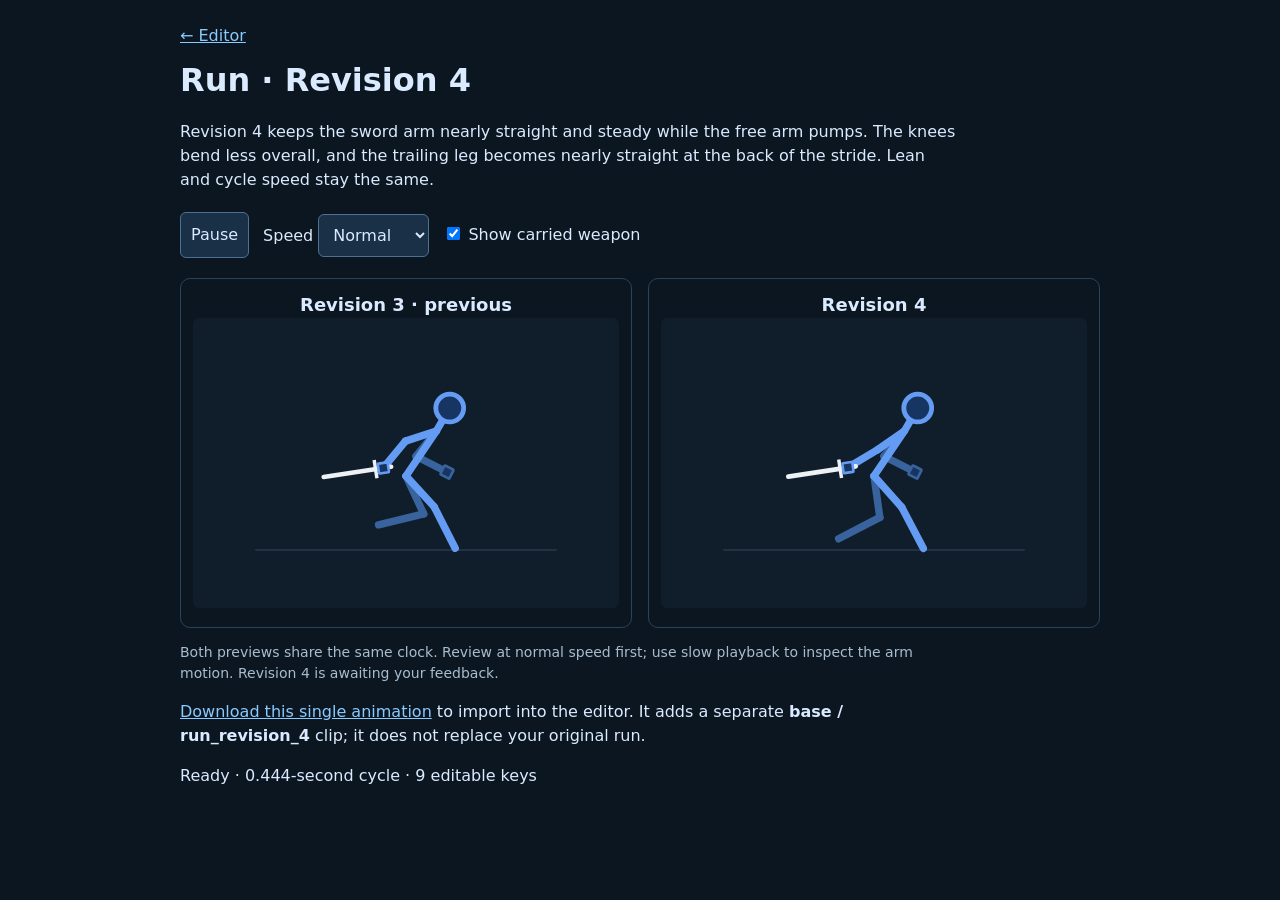
<file: reviews/run.html>
<!doctype html><html lang="en"><meta charset="utf-8"><meta name="viewport" content="width=device-width,initial-scale=1"><title>Run review · Revision 4</title><style>body{margin:0;background:#0c1621;color:#daeaff;font:16px/1.5 system-ui}main{max-width:920px;margin:auto;padding:24px}h1{margin:8px 0}a{color:#89caff}.controls{display:flex;gap:14px;align-items:center;flex-wrap:wrap;margin:20px 0}button,select{background:#193047;color:inherit;border:1px solid #4e7191;border-radius:6px;padding:10px;font:inherit}.pair{display:grid;grid-template-columns:1fr 1fr;gap:16px}.card{border:1px solid #294359;border-radius:10px;padding:12px;text-align:center}.card h2{font-size:18px;margin:0}.card svg{width:100%;height:290px}p{max-width:780px}.small{color:#a7bdcf;font-size:14px}@media(max-width:520px){main{padding:12px}.pair{gap:6px}.card{padding:6px}.card svg{height:240px}}svg{background:#101e2c;border-radius:6px}</style><main><a href="../">← Editor</a><h1>Run · Revision 4</h1><p>Revision 4 keeps the sword arm nearly straight and steady while the free arm pumps. The knees bend less overall, and the trailing leg becomes nearly straight at the back of the stride. Lean and cycle speed stay the same.</p><div class="controls"><button id="play">Pause</button><label>Speed <select id="speed"><option value="1">Normal</option><option value="0.5">½ speed</option><option value="0.25">¼ speed</option></select></label><label><input type="checkbox" id="weapon" checked> Show carried weapon</label></div><div class="pair"><section class="card"><h2>Revision 3 · previous</h2><svg id="original" viewBox="-65 -100 130 125" role="img" aria-label="Run revision 3"></svg></section><section class="card"><h2>Revision 4</h2><svg id="revision" viewBox="-65 -100 130 125" role="img" aria-label="Run revision 3"></svg></section></div><p class="small">Both previews share the same clock. Review at normal speed first; use slow playback to inspect the arm motion. Revision 4 is awaiting your feedback.</p><p><a href="../exports/run_revision_4.json" download>Download this single animation</a> to import into the editor. It adds a separate <strong>base / run_revision_4</strong> clip; it does not replace your original run.</p><p id="status" role="status">Loading animations…</p></main>
<script src="legacy/scarf.js?v=2026.10.14.stick.body"></script><script src="legacy/vfx.js?v=2026.10.14.stick.body"></script><script src="legacy/weapons.js?v=2026.10.14.stick.body"></script><script src="legacy/projection.js?v=2026.10.14.stick.body"></script><script src="legacy/animation.js?v=2026.10.14.stick.body"></script><script src="legacy/attachments.js?v=2026.10.14.stick.body"></script><script src="legacy/chains.js?v=2026.10.14.stick.body"></script><script src="legacy/runtime_rig.js?v=2026.10.14.stick.body"></script><script src="legacy/body_projection.js?v=2026.10.14.stick.body"></script><script src="legacy/model.js?v=2026.10.14.stick.body"></script><script>
const M=SolModel,NS='http://www.w3.org/2000/svg';let clips,rig,playing=true,time=0,last=null;
function el(tag,attrs,parent){const n=document.createElementNS(NS,tag);for(const [k,v] of Object.entries(attrs))n.setAttribute(k,v);parent.append(n);return n}
function draw(p,target){target.replaceChildren();el('path',{d:'M -65 0 H 65',stroke:'#324c63','stroke-width':.4},target);const g=el('g',{transform:`translate(${p.root.join(' ')}) scale(${p.facing} 1)`},target),j=p.joints;
for(const side of ['left','right'])for(const limb of ['arm','leg'])for(const [a,b] of M.projection.bones(p,side+'_'+limb))el('line',{x1:a[0],y1:a[1],x2:b[0],y2:b[1],stroke:rig.colors[side==='left'?'rear':'line'],'stroke-width':rig.limb_thickness,'stroke-linecap':'round'},g);
el('polyline',{points:[[0,0],j.torso,j.head].map(p=>p.join(',')).join(' '),fill:'none',stroke:rig.colors.line,'stroke-width':rig.limb_thickness,'stroke-linecap':'round','stroke-linejoin':'round'},g);el('circle',{cx:j.head[0],cy:j.head[1],r:rig.head_radius,fill:rig.colors.body_fill,stroke:rig.colors.line,'stroke-width':rig.limb_thickness*.65},g);
if(document.getElementById('weapon').checked&&M.weapons.enabled(p)){const geo=M.weapons.geometry(p),w=el('g',{transform:`translate(${j.weapon_socket.join(' ')}) rotate(${p.weapon.rotation})`},g);el('line',{x1:0,y1:geo.butt,x2:0,y2:-geo.length,stroke:rig.colors.energy,'stroke-width':2,'stroke-linecap':'round'},w);el('line',{x1:-4,y1:geo.guard,x2:4,y2:geo.guard,stroke:rig.colors.energy,'stroke-width':1.5},w);}
for(const side of ['left','right']){const size=rig.limb_thickness*1.35;el('rect',{x:-size/2,y:-size/2,width:size,height:size,rx:size*.08,fill:rig.colors.body_fill,stroke:rig.colors[side==='left'?'rear':'line'],'stroke-width':rig.limb_thickness*.35,transform:`translate(${j[side+'_hand'].join(' ')}) rotate(${M.weapons.handAngle(p,side)})`},g);}}
function tick(now){if(clips){if(playing&&last!==null)time=(time+Math.min(.05,(now-last)/1000)*Number(document.getElementById('speed').value))%M.animation.duration(clips[0]);draw(M.animation.sample(clips[0],time),document.getElementById('original'));draw(M.animation.sample(clips[1],time),document.getElementById('revision'));}last=now;requestAnimationFrame(tick)}
document.getElementById('play').onclick=()=>{playing=!playing;document.getElementById('play').textContent=playing?'Pause':'Play'};document.addEventListener('visibilitychange',()=>{last=null});
Promise.all([fetch('../exports/run_revision_3.json').then(r=>{if(!r.ok)throw Error();return r.json()}),fetch('../exports/run_revision_4.json').then(r=>{if(!r.ok)throw Error();return r.json()})]).then(([project,revision])=>{rig=M.defaultRig();clips=[M.animation.validate(project),M.animation.validate(revision)];document.getElementById('status').textContent='Ready · 0.444-second cycle · 9 editable keys';requestAnimationFrame(tick)}).catch(()=>document.getElementById('status').textContent='Could not load the review. Refresh to retry.');
</script></html>
</file>
<file: style.css>
:root{color-scheme:dark;font:13px system-ui,sans-serif;background:#080f16;color:#d1e1ec}*{box-sizing:border-box}body{margin:0;height:100dvh;overflow:hidden;display:flex;flex-direction:column}button,select,input,textarea{font:inherit;background:#172534;border:1px solid #35495b;color:#e4f0f8;border-radius:5px;padding:6px 8px}button{cursor:pointer}button:hover{background:#26425b}button:focus-visible,input:focus-visible,select:focus-visible,summary:focus-visible{outline:2px solid #33bfff;outline-offset:2px}button[disabled]{opacity:.4;cursor:default}[hidden]{display:none!important}label{display:block;font-size:12px;color:#9cb2c4;margin:7px 0}label>select,label>input:not([type=checkbox]),label>textarea{display:block;width:100%;margin-top:4px}input[type=color]{height:30px;padding:3px}input[type=range]{padding:0;min-width:60px}h2{font-size:12px;color:#9fe3ff;margin:10px 0;letter-spacing:.4px}p{line-height:1.5}.section-note{font-size:11px;color:#8298ac}.row{display:flex;gap:6px;align-items:center;flex-wrap:wrap}.row>label{flex:1;min-width:90px}.row input[type=checkbox]{width:auto}.tabs{display:flex;gap:4px;align-items:center;padding:6px 0;flex-wrap:wrap}.tabs button{font-size:11px;padding:5px 7px}.tabs [aria-selected=true]{background:#17638a;border-color:#65cafa}.tabs output{margin-left:auto;color:#9fe3ff;font-size:11px}
header{display:grid;grid-template-columns:140px minmax(0,1fr) max-content;align-items:center;gap:6px 12px;padding:6px 12px;flex:none;background:#101a24;border-bottom:1px solid #293b4b;min-height:44px}header strong{font-size:12px;letter-spacing:1px;color:#9fe3ff}header nav{grid-column:3;display:flex;align-items:center;gap:5px}header button,summary{font-size:12px}#editing-context{grid-column:2;grid-row:1;display:flex;gap:8px;align-items:center;min-width:0;font-size:11px}#editing-context-text{flex:1;overflow:hidden;text-overflow:ellipsis;white-space:nowrap}#local-save-state{color:#8bcab7;white-space:nowrap}.unsaved,#dirty{color:#ffb968}#dirty:empty{display:none}#editor-notice{padding:8px;background:#4a281e}#editor-version{font-size:10px;color:#8298ac}
main{display:grid;grid-template-columns:205px minmax(300px,1fr) 305px;flex:1;min-height:0;overflow:hidden}#library-drawer,#object-inspector{background:#101a24;padding:10px;min-height:0}#library-drawer{border-right:1px solid #293b4b;display:flex;flex-direction:column;overflow:hidden}#sequence-library,#pose-library-panel{overflow:auto;min-height:0}#library-drawer button{font-size:11px}#library-drawer select{width:100%}#library-drawer .row button{flex:1}#thumbnails{display:grid;grid-template-columns:1fr 1fr;gap:5px;margin:8px 0}.thumbnail{padding:3px;overflow:hidden}.thumbnail svg{width:100%;height:84px;pointer-events:none}.thumbnail span{font-size:10px;display:block;overflow:hidden;text-overflow:ellipsis}.thumbnail.active{border-color:#54c9ff;background:#183951}#save,#animation-new{background:#17638a}
.workspace{display:flex;flex-direction:column;min-height:0;overflow:hidden}.bar{display:flex;gap:6px;align-items:center;flex-wrap:wrap;padding:5px 8px;background:#0e1822;border-bottom:1px solid #293b4b;flex:none;min-height:40px}.bar label{display:flex;gap:4px;align-items:center;margin:0;font-size:11px}.bar label select{width:auto;margin:0}.bar button,.bar select{font-size:12px;padding:5px}#view-tools{display:contents}#alignment-hint{font-size:11px;color:#9fe3ff}#alignment-hint:empty{display:none}.canvas{flex:1;min-height:150px;overflow:hidden}.canvas>svg{display:block;width:100%;height:100%;touch-action:none}svg [data-point],svg [data-scarf-control],svg [data-effect-handle]{cursor:grab}svg [data-point]:active,svg [data-effect-handle]:active{cursor:grabbing}.alignment-active{cursor:move}#ghost,#ghost *{pointer-events:none!important}footer{padding:5px 8px;font-size:11px;color:#8298ac;flex:none}#status.error,#animation-message.error{color:#ff9987}
#object-inspector{border-left:1px solid #293b4b;display:flex;flex-direction:column;overflow:hidden}#pins-panel{flex:none;border-bottom:1px solid #293b4b;padding-bottom:5px}#pins-panel h2{margin:0 0 4px}#pins{display:grid;grid-template-columns:1fr 1fr;gap:0 5px}#pins label{margin:3px 0;font-size:11px}#clear-pins{font-size:10px;padding:3px 6px;margin-top:4px}#inspector-tabs,#inspector-toolbar{flex:none}#inspector-toolbar h2{margin:5px 0;text-transform:none}#inspector-scope{font-size:11px;margin:0 0 8px;color:#93afc4}#object-inspector>section:not(#pins-panel){overflow:auto;min-height:0;flex:1}#weapon-attachment{margin:12px 0}summary{cursor:pointer;color:#9fe3ff}fieldset{border:1px solid #35495b;border-radius:5px;margin:7px 0;padding:8px}legend{font-size:11px;color:#8db6cf}#scarf-panel button[aria-pressed=true]{background:#17638a;border-color:#67d7ff}#vfx-controls label{margin:9px 0}#vfx-controls output{display:block;font-size:10px;color:#8298ac;text-align:right}
#bottom-dock{flex:none;max-height:32vh;min-height:95px;overflow:auto;border-top:1px solid #35495b;background:#101a24}#animation-panel{padding:6px 8px}.transport{display:flex;align-items:center;gap:5px;flex-wrap:wrap}.transport button{font-size:11px}.transport input[type=range]{flex:1;min-width:100px}#animation-time{font-size:11px;color:#9fe3ff}#key-track{height:30px;position:sticky;top:0;z-index:2;margin:5px 25px;background:#101a24 linear-gradient(#35495b,#35495b) center/100% 2px no-repeat;touch-action:none;box-shadow:0 0 0 3px #101a24}#key-track button{position:absolute;transform:translateX(-50%);top:2px;padding:4px;font-size:10px}#key-track .active{border-color:#ffb968;color:#ffb968}#animation-playhead{position:absolute;top:0;bottom:0;width:2px;background:#66e3ff;pointer-events:none;z-index:3}#animation-playhead:before{content:"";position:absolute;left:-3px;border-top:5px solid #66e3ff;border-left:4px solid transparent;border-right:4px solid transparent}.animator-drawer{border-top:1px solid #293b4b;padding:4px 0}#animation-panel .row label{font-size:11px;margin:4px 0;display:flex;align-items:center;gap:5px}#animation-panel .row label select,#animation-panel .row label input{margin:0;width:auto;max-width:170px}#animation-panel .row input[type=number]{width:65px}#animation-panel button,#animation-panel select{font-size:11px;padding:5px 7px}#animation-message{font-size:10px;color:#8db6cf}#vfx-tracks{margin:4px 25px}.vfx-track{height:22px;position:relative}.vfx-track button{position:absolute;font-size:10px;white-space:nowrap;overflow:hidden;padding:3px;background:#293c58}
.action-menu{position:relative}.action-menu>summary{list-style:none;border:1px solid #35495b;background:#172534;border-radius:5px;padding:6px 8px}.action-menu>summary:after{content:' ▾'}.action-menu>summary::-webkit-details-marker{display:none}.action-menu>div{position:absolute;right:0;top:calc(100% + 4px);z-index:50;min-width:210px;max-width:300px;max-height:65vh;overflow:auto;padding:8px;display:flex;flex-direction:column;gap:5px;background:#152332;border:1px solid #49627a;border-radius:5px;box-shadow:0 8px 30px #0008}.action-menu button{text-align:left}.action-menu[open]>summary{border-color:#67d7ff}#library-drawer .action-menu>div{right:auto;left:0}
dialog{background:#101a24;color:#d1e1ec;border:1px solid #49627a;border-radius:8px;width:min(620px,92vw);max-height:85vh;overflow:auto;padding:16px}dialog::backdrop{background:#0009}dialog>[data-close-dialog],#close-sprite-export{float:right}dialog h2{font-size:15px}dialog .row{clear:both}.proportions-grid{display:grid;grid-template-columns:1fr 1fr;gap:4px 12px}#colors{display:grid;grid-template-columns:1fr 1fr;gap:5px 12px}#reference-options{display:grid;grid-template-columns:1fr 1fr;gap:4px 12px}#reference-options button{align-self:end}#reference-name{font-size:11px;color:#8298ac}
@media(max-width:1150px){main{grid-template-columns:175px minmax(280px,1fr) 270px}header{grid-template-columns:135px 1fr}header nav{grid-column:2}#editing-context{grid-column:1/-1;grid-row:2}.transport button{padding:4px}#local-save-state{margin-left:auto}}
@media(max-width:850px){body{height:auto;min-height:100dvh;overflow:auto;display:block}header{display:flex;flex-direction:column;align-items:stretch}header nav{flex-wrap:wrap}#editing-context{flex-wrap:wrap}main{display:flex;flex-direction:column;overflow:visible}.workspace{order:0;height:75dvh;min-height:540px}#library-drawer{order:1;max-height:350px;border-top:1px solid #35495b}#object-inspector{order:2;max-height:600px}#bottom-dock{max-height:35vh}.action-menu>div{right:auto;left:0;max-width:85vw}.canvas{min-height:150px}.tabs{flex-wrap:wrap}}

#anchor-select{width:100%;margin:4px 0 7px;color:#9fe3ff;font-weight:600}
/* Animated sticker browser and compact inspector. */
#effect-library{display:grid;grid-template-columns:repeat(2,minmax(0,1fr));gap:6px;max-height:235px;overflow:auto;margin:8px 0}
#effect-library button{display:flex;flex-direction:column;align-items:center;padding:4px;font-size:11px;min-width:0;background:#172430}
#effect-library img{width:100%;height:65px;object-fit:contain;pointer-events:none}
#effect-library span{white-space:normal}.sticker-fields{display:grid;grid-template-columns:1fr 1fr;gap:4px}.sticker-fields label{min-width:0}.sticker-fields input{max-width:100%;box-sizing:border-box}#vfx-select{width:100%}#vfx-controls fieldset{margin:8px 0}#vfx-controls details{margin:8px 0}#vfx-tracks{max-height:95px;overflow:auto}
.sticker-fields label{display:flex;flex-direction:column;gap:3px}#sticker-transform input{width:100%}#sticker-transform{display:block}#vfx-controls summary{cursor:pointer}
/* Still-image selection and aligned timing lanes. */
#effect-library{grid-template-columns:repeat(3,minmax(0,1fr));max-height:235px}#effect-library img{height:62px}#effect-library button{font-size:10px}
#key-track{margin-left:128px;margin-right:8px}#key-track:before{content:'Character keys';position:absolute;left:-128px;top:7px;width:120px;font-size:10px;color:#93afc4}
#vfx-tracks{margin:4px 8px 4px 0;max-height:170px;overflow-y:auto;overflow-x:hidden;scrollbar-gutter:stable}
.effect-track-heading{font-size:10px;color:#93afc4;padding:4px 0}.effect-track-row{display:grid;grid-template-columns:128px minmax(0,1fr);height:30px;gap:0;align-items:center}
#animation-panel .effect-row-label{width:122px;overflow:hidden;text-overflow:ellipsis;white-space:nowrap;padding:4px;text-align:left;font-size:10px;height:26px;background:#142331}
.effect-time-lane{position:relative;height:27px;background:repeating-linear-gradient(90deg,#293b4b55 0,#293b4b55 1px,transparent 1px,transparent 10%);border-bottom:1px solid #26394a;touch-action:none}
.effect-time-lane:after{content:'';position:absolute;left:var(--effect-playhead,0%);top:0;bottom:0;border-left:1px solid #66e3ff88;pointer-events:none;z-index:3}
.effect-time-bar{position:absolute;top:3px;height:22px;background:#294e68;border:1px solid #6799b7;border-radius:3px;cursor:grab;touch-action:none;min-width:2px;user-select:none}
.effect-time-handle{position:absolute;top:-2px;bottom:-2px;width:9px;background:#95c8dd;border:1px solid #112533;border-radius:2px;cursor:ew-resize;z-index:5;color:#112533;text-align:center;line-height:22px;font-size:10px}
.effect-time-handle.start{left:-4px}.effect-time-handle.end{right:-4px}.effect-bar-caption{display:block;overflow:hidden;white-space:nowrap;text-align:center;font-size:10px;line-height:20px;padding:0 5px;color:#e2f3ff}
.effect-track-row.selected .effect-row-label{border-color:#ffb968;color:#ffcb8d}.effect-track-row.selected .effect-time-bar{background:#66502e;border-color:#ffbd6c}.effect-track-row.selected .effect-time-handle{background:#ffbd6c}
.effect-empty{margin-left:128px}#bottom-dock{max-height:43vh}#vfx-select option:checked{background:#326885}
@media(max-width:850px){#key-track{margin-left:100px}.effect-track-row{grid-template-columns:100px minmax(0,1fr)}#animation-panel .effect-row-label{width:94px}#key-track:before{left:-100px;width:94px}#bottom-dock{max-height:43vh}}
/* Compact effects inspector: layers first; common controls fit without the image browser. */
#vfx-panel>label,#vfx-controls label{margin:4px 0}#vfx-panel select,#vfx-panel input:not([type=checkbox]){padding:4px 6px;font-size:12px}#vfx-select{height:66px}.sticker-layer-actions{display:flex;align-items:center;gap:5px;margin-bottom:7px}.sticker-layer-actions>button{padding:4px 7px;font-size:11px}#sticker-layer-order{margin-left:auto;width:78px}#sticker-layer-order label{display:flex;align-items:center;gap:4px;font-size:10px;margin:0}#sticker-layer-order input{width:45px;margin:0}#vfx-panel details{border-top:1px solid #293b4b;padding:6px 0}#vfx-panel summary{font-size:11px}.sticker-scope{display:flex;align-items:center;gap:8px}.sticker-scope>select{margin:0;flex:1}#vfx-panel .sticker-fields{gap:3px 7px}#vfx-panel .sticker-fields button{padding:4px;font-size:11px}#vfx-panel .sticker-fields label:has(input[type=range]){grid-column:1/-1}#vfx-panel .sticker-fields output{font-size:10px;display:inline}#vfx-controls .sticker-field-grid{display:grid;grid-template-columns:1fr 1fr;gap:2px 8px}#vfx-controls .section-note{font-size:10px;margin:4px 0}#effect-library{max-height:150px;gap:4px}#effect-library svg{width:100%;height:43px;pointer-events:none}#effect-library button{font-size:9px;padding:3px}#sticker-more .section-note{font-size:10px;margin:6px 0}#sticker-runtime-export{font-size:11px;padding:4px 7px}
#sticker-layer-order{width:88px}#sticker-layer-order label{white-space:nowrap}

#sticker-image-row{margin:0 0 7px}#sticker-image-row label{display:flex;align-items:center;gap:8px;margin:0;white-space:nowrap}#sticker-image-row select{flex:1;min-width:0;width:auto;margin:0}

#vfx-panel .sticker-attachment{grid-column:1/-1;display:flex;flex-direction:row;align-items:center;gap:8px;white-space:nowrap}#vfx-panel .sticker-attachment select{flex:1;min-width:0;width:auto;margin:0}

.sticker-color-controls{grid-column:1/-1;display:flex;flex-direction:column;gap:4px}.sticker-color-controls>label{position:relative}.sticker-color-controls>label>output{position:absolute;right:0;top:0}.sticker-tint-row{display:flex;align-items:center;gap:10px}.sticker-tint-row label{flex:1}.sticker-tint-row button{align-self:center}#vfx-panel .sticker-color-controls input[type=range]{padding:0;width:100%;height:20px;margin-top:3px}

#vfx-panel .sticker-fields .sticker-visible{grid-column:1/-1;flex-direction:row;align-items:center;gap:8px}#vfx-panel .sticker-visible input{margin:0}
#vfx-panel .sticker-fields label:has(input[type=range]){position:relative;gap:1px;margin:2px 0}#vfx-panel .sticker-fields label:has(input[type=range])>output{position:absolute;right:0;top:0}#vfx-panel .sticker-fields input[type=range]{height:18px;margin-top:2px;padding:0}.sticker-color-controls{gap:1px}

#floor-menu>div{width:230px}#floor-height{max-width:120px}.floor-toggle{white-space:nowrap}#floor-guide{pointer-events:none}

#key-edit-bar{gap:6px;margin-top:5px;font-size:11px}#key-edit-bar label{display:flex;align-items:center;gap:5px;margin:0;flex:0 0 auto}#key-edit-bar select{width:auto;margin:0}#key-edit-bar .section-note{margin:0;flex:1;min-width:130px}#key-track button.multi-selected{background:#24516b;border-color:#73c6e8}#key-track button.active{background:#6b4b29;border:2px solid #ffb968;color:#ffe1b1;z-index:4}
#bottom-dock{scrollbar-gutter:stable}

#key-track.timing-ready, #key-track.timing-ready [data-key]{cursor:ew-resize}
#key-track.timing-ready [data-key].multi-selected{box-shadow:0 0 0 2px #9bd9ff}

.sequence-mode{margin-bottom:8px}.sequence-mode label{display:flex;align-items:center;gap:8px}.sequence-mode select{flex:1;min-width:0}
.sequence-strip{display:flex;gap:4px;overflow-x:auto;padding:3px 2px 8px}.sequence-strip button{flex:0 0 64px;padding:2px}.sequence-strip svg{display:block;width:60px;height:60px}.sequence-strip .excluded{opacity:.4}.sequence-strip .chosen{outline:2px solid #9bd9ff;outline-offset:-2px}.sequence-actions{display:flex;gap:5px;flex-wrap:wrap;margin:6px 0 10px}.sequence-alignment-preview{display:block;width:100%;height:180px;background:#101923}.sequence-images{min-width:0;margin-bottom:10px}

.effect-image-divisions{position:absolute;inset:0;pointer-events:none;display:flex;overflow:hidden}.effect-image-number{flex:1 1 0;min-width:0;border-right:1px solid #9bd9ff66;text-align:center;overflow:hidden;color:#e2f3ff;font-size:10px;line-height:20px}.effect-image-number:last-child{border-right:0}.has-image-slots .effect-bar-caption{display:none}

.pose-library-actions{display:grid;gap:6px;margin-top:8px}.pose-library-actions button{width:100%;min-width:0;white-space:normal;text-align:left}

.sequence-timing-table{width:100%;table-layout:fixed;border-spacing:4px;font-size:.85rem}.sequence-timing-table th:first-child{width:3rem}.sequence-timing-table input{width:100%;min-width:0;box-sizing:border-box}
</file>
